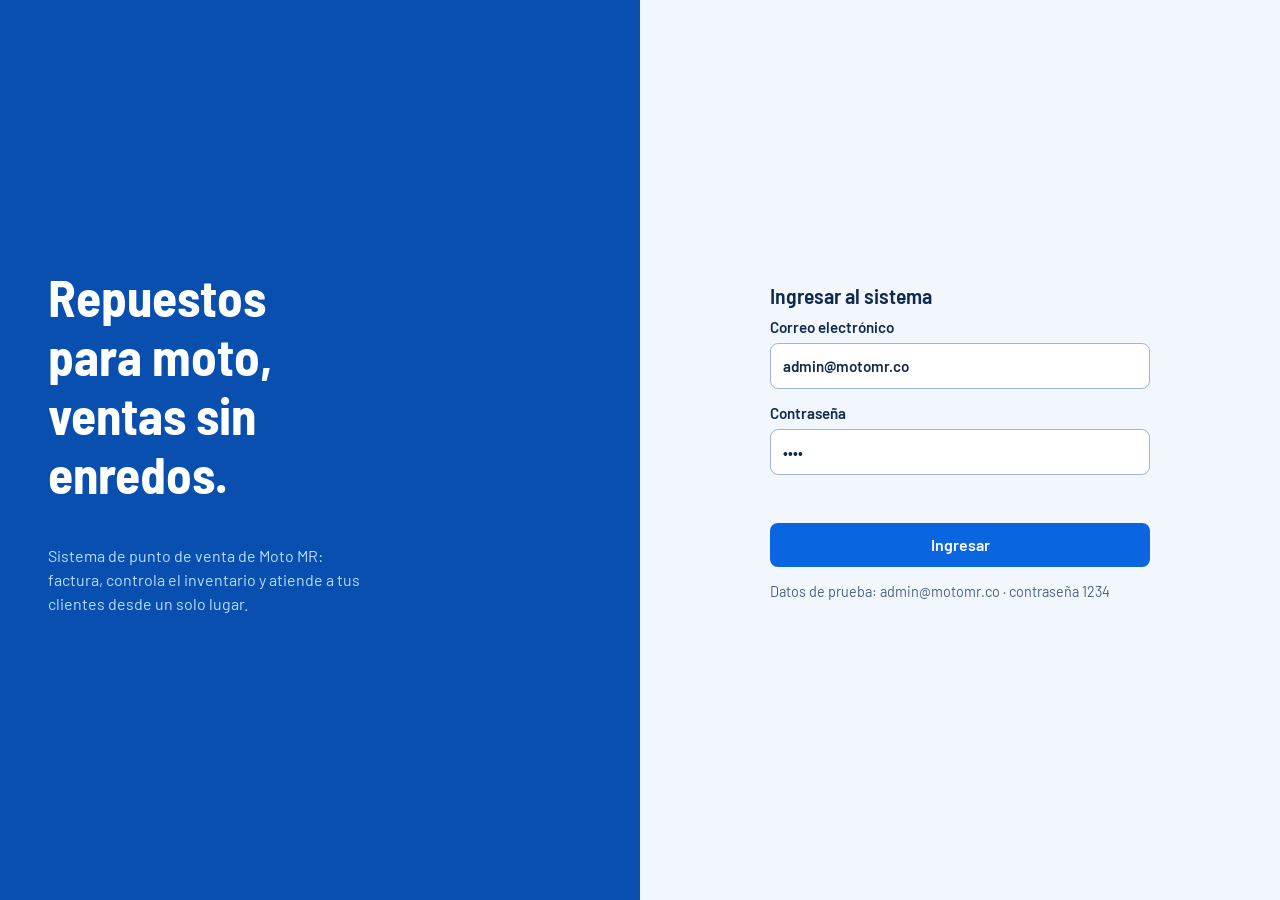
<file: frontend/index.html>
<!DOCTYPE html>
<html lang="es">
<head>
<meta charset="UTF-8">
<meta name="viewport" content="width=device-width, initial-scale=1">
<title>Inicio · Moto MR</title>
<link rel="preconnect" href="https://fonts.googleapis.com">
<link href="https://fonts.googleapis.com/css2?family=Barlow:wght@400;500;600&family=Barlow+Semi+Condensed:wght@600;700&display=swap" rel="stylesheet">
<link rel="stylesheet" href="css/estilos.css">
</head>
<body data-page="index">
<main>
<h1>Inicio</h1>
<div class="bar"><a class="btn ok" href="venta.html" style="text-decoration:none;display:inline-flex;align-items:center">Registrar una venta</a></div>
<div class="kpis" id="k"></div>
<div class="dos">
<section class="panel"><h2>Productos por reponer</h2><ul id="bajos"></ul></section>
<section class="panel"><h2>Últimas ventas</h2><ul id="ult"></ul></section>
</div>
</main>
<script src="js/app.js"></script>
</body>
</html>
</file>
<file: frontend/css/estilos.css>
:root{--ao:#084FB0;--az:#0A65E0;--ce:#BBDFFF;--ve:#1E8E3E;--fondo:#F2F7FE;--tx:#0F2A4D;--tx2:#4A6283;--bd:#D3E2F5;--rojo:#B42318;
--f:"Barlow","Segoe UI",system-ui,sans-serif;--fh:"Barlow Semi Condensed","Arial Narrow",var(--f)}
*{box-sizing:border-box}
body{margin:0;font:16px/1.5 var(--f);color:var(--tx);background:var(--fondo)}
h1,h2,h3{font-family:var(--fh);line-height:1.15;margin:0 0 .5rem}
h1{font-size:2rem;font-weight:700}h2{font-size:1.35rem;font-weight:600}
:focus-visible{outline:3px solid var(--az);outline-offset:2px}
.layout{display:grid;grid-template-columns:248px 1fr;min-height:100vh}
aside{background:var(--ao);color:#fff;padding:1.25rem 1rem;position:sticky;top:0;height:100vh;display:flex;flex-direction:column;gap:1.5rem}
.marca{display:flex;align-items:center;gap:.7rem;font:700 1.3rem var(--fh)}
.marca b{background:var(--ve);border-radius:6px;padding:.15rem .5rem}
aside nav{display:grid;gap:.25rem}
aside a{color:#fff;text-decoration:none;padding:.7rem .85rem;border-radius:8px;font-weight:500;border-left:4px solid transparent}
aside a:hover{background:var(--az)}
aside a[aria-current=page]{background:#fff;color:var(--ao);border-left-color:var(--ve);font-weight:700}
aside .salir{margin-top:auto;background:none;border:1px solid var(--ce);color:#fff;border-radius:8px;padding:.6rem;cursor:pointer;font:inherit}
header.top{display:flex;align-items:center;gap:1rem;padding:.9rem 1.5rem;background:#fff;border-bottom:1px solid var(--bd)}
header.top .quien{margin-left:auto;color:var(--tx2);font-size:.95rem}
.menu{display:none;background:none;border:0;font-size:1.6rem;cursor:pointer;color:var(--ao)}
main{padding:1.5rem;max-width:1180px}
.bar{display:flex;flex-wrap:wrap;gap:.75rem;align-items:end;margin:1rem 0}
.bar .grow{flex:1;min-width:200px}
label{display:grid;gap:.3rem;font-weight:600;font-size:.95rem;margin-bottom:.8rem}
input,select{font:inherit;padding:.65rem .75rem;border:1.5px solid #9DB6D6;border-radius:8px;background:#fff;color:var(--tx);min-height:44px}
input:focus,select:focus{border-color:var(--az)}
.btn{font:600 1rem var(--f);background:var(--az);color:#fff;border:0;border-radius:8px;padding:.7rem 1.1rem;min-height:44px;cursor:pointer}
.btn:hover{background:var(--ao)}.btn.ok{background:var(--ve)}.btn.ok:hover{background:#17702f}
.btn:disabled{opacity:.5;cursor:not-allowed}
.btn.ghost{background:#fff;color:var(--ao);border:1.5px solid var(--az)}.btn.ghost:hover{background:var(--ce)}
.btn.sm{min-height:36px;padding:.3rem .7rem}
.tablewrap{overflow-x:auto;background:#fff;border:1px solid var(--bd);border-radius:12px}
table{width:100%;border-collapse:collapse}
th,td{padding:.75rem 1rem;text-align:left;border-bottom:1px solid var(--bd);white-space:nowrap}
th{background:var(--ce);color:var(--ao);font-weight:700}
tr:last-child td{border-bottom:0}td.num,th.num{text-align:right}
.tag{display:inline-block;padding:.1rem .6rem;border-radius:99px;font-size:.85rem;font-weight:600;background:var(--ce);color:var(--ao)}
.tag.bajo{background:#FDE7E4;color:var(--rojo)}.tag.ok{background:#DDF3E4;color:#116A2B}
.vacio{padding:2rem;text-align:center;color:var(--tx2)}
.err{color:var(--rojo);min-height:1em;font-weight:500}
.kpis{display:grid;grid-template-columns:repeat(auto-fit,minmax(200px,1fr));gap:1rem;margin:1rem 0}
.kpi{background:#fff;border:1px solid var(--bd);border-left:6px solid var(--az);border-radius:4px 12px 12px 4px;padding:1rem}
.kpi.v{border-left-color:var(--ve)}.kpi.a{border-left-color:var(--rojo)}
.kpi span{display:block;color:var(--tx2)}.kpi strong{font:700 1.8rem var(--fh)}
.dos{display:grid;grid-template-columns:1fr 1fr;gap:1rem}
.panel{background:#fff;border:1px solid var(--bd);border-radius:12px;padding:1rem}
.panel ul{list-style:none;margin:0;padding:0}.panel li{display:flex;justify-content:space-between;gap:1rem;padding:.55rem 0;border-bottom:1px solid var(--bd)}
.panel li:last-child{border:0}
.pos{display:grid;grid-template-columns:1fr 360px;gap:1rem;align-items:start}
.cat{display:grid;grid-template-columns:repeat(auto-fill,minmax(170px,1fr));gap:.75rem}
.prod{background:#fff;border:1.5px solid var(--bd);border-radius:10px;padding:.8rem;text-align:left;cursor:pointer;font:inherit;color:var(--tx);display:grid;gap:.2rem}
.prod:hover:not(:disabled){border-color:var(--az);background:#F7FBFF}.prod:disabled{opacity:.55;cursor:not-allowed}
.prod strong{font-size:1.05rem}.prod .p{color:var(--ao);font-weight:700}
.carrito{position:sticky;top:1rem}
.linea{display:grid;grid-template-columns:1fr auto;gap:.2rem .5rem;padding:.6rem 0;border-bottom:1px solid var(--bd)}
.cant{display:flex;align-items:center;gap:.4rem}.cant button{width:36px;height:36px;border-radius:8px;border:1.5px solid var(--az);background:#fff;color:var(--ao);font-size:1.1rem;cursor:pointer}
.tot{display:grid;grid-template-columns:1fr auto;gap:.3rem;margin:1rem 0}.tot .g{font:700 1.4rem var(--fh);color:var(--ao)}
dialog{border:0;border-radius:14px;padding:1.5rem;width:min(460px,92vw);box-shadow:0 20px 60px rgba(8,79,176,.35)}
dialog::backdrop{background:rgba(15,42,77,.55)}
dialog input,dialog select{width:100%}
.row{display:flex;gap:.6rem}.row.end{justify-content:flex-end}
#toast{position:fixed;bottom:1.2rem;left:50%;transform:translate(-50%,2rem);background:var(--tx);color:#fff;padding:.8rem 1.2rem;border-radius:10px;opacity:0;pointer-events:none;transition:.25s}
#toast.on{opacity:1;transform:translate(-50%,0)}
.login{min-height:100vh;display:grid;grid-template-columns:1fr 1fr}
.login .lado{background:var(--ao);color:#fff;padding:3rem;display:flex;flex-direction:column;justify-content:center;gap:1rem}
.login .lado h1{font-size:3.2rem;max-width:12ch}.login .lado p{max-width:36ch;color:var(--ce)}
.login .forma{display:grid;place-content:center;padding:2rem}.login form{width:min(380px,86vw)}
.nota{color:var(--tx2);font-size:.9rem}
.factura h2{border-bottom:3px solid var(--ve);padding-bottom:.4rem}.factura table th,.factura table td{padding:.4rem .5rem}
@media(max-width:860px){
.layout{grid-template-columns:1fr}.menu{display:block}
aside{position:fixed;inset:0 auto 0 0;width:260px;z-index:20;transform:translateX(-100%);transition:transform .25s}
aside.open{transform:none}
.pos,.dos,.login{grid-template-columns:1fr}.carrito{position:static}
.login .lado{padding:2rem}.login .lado h1{font-size:2.2rem}}
@media(prefers-reduced-motion:reduce){*{transition:none!important}}
@media print{aside,header.top,.btn,#toast{display:none!important}.layout{display:block}}
</file>
